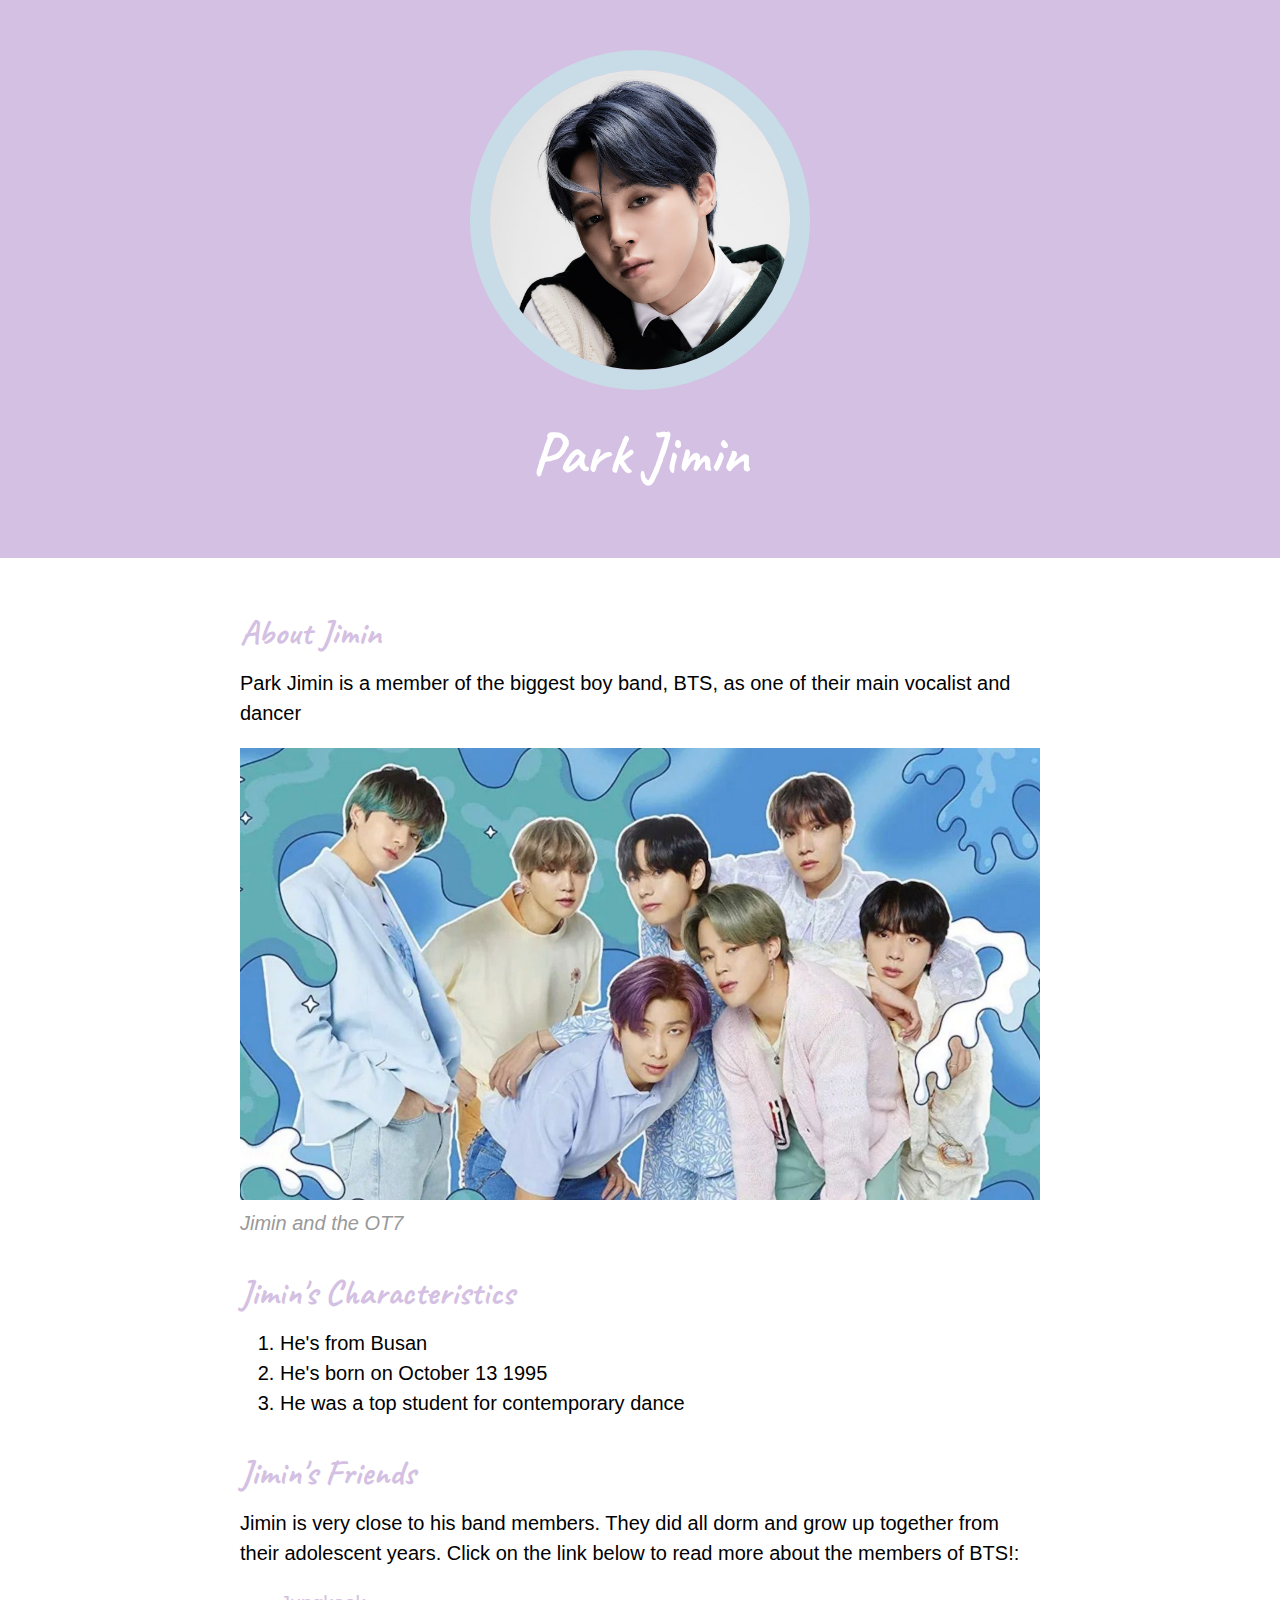
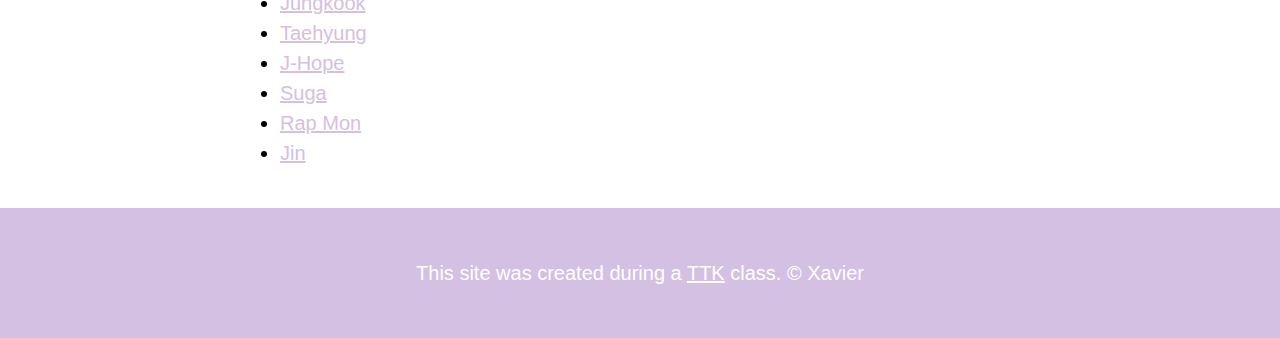
<file: index.html>
<!DOCTYPE html>
<html>
<head>
	<title>Park Jimin</title>
	<link rel="icon" href="img/jimin.jpeg">
	<link href="https://fonts.googleapis.com/css2?family=Caveat:wght@700&display=swap" rel="stylesheet">
	<link rel="stylesheet" type="text/css" href="css/jimin.css">
	
</head>
<body>
	<!-- header element -->
	<header>
		<img src="img/jimin.jpeg">
		<h1>Park Jimin</h1>
	</header>

	<!-- main element -->
	<main>
		<h2>About Jimin</h2>
		<p>Park Jimin is a member of the biggest boy band, BTS, as one of their main vocalist and dancer</p>
		<img src="img/bts.jpeg">
		<p class="caption">Jimin and the OT7</p>
		<!-- Jimin's characteristics -->
		<h2>Jimin's Characteristics</h2>
		<ol>
			<li>He's from Busan</li>
			<li>He's born on October 13 1995</li>
			<li>He was a top student for contemporary dance</li>
		</ol>
		<!-- Friends -->

		<h2>Jimin's Friends</h2>
		<p>Jimin is very close to his band members. They did all dorm and grow up together from their adolescent years. Click on the link below to read more about the members of BTS!:</p>
		<ul>
			<li><a target="_black" href="https://en.wikipedia.org/wiki/Jungkook">Jungkook</a></li>
			<li><a target="_black" href="https://en.wikipedia.org/wiki/V_(singer)">Taehyung<a></li>
			<li><a target="_black" href="https://en.wikipedia.org/wiki/J-hope">J-Hope</a></li>
			<li><a target="_black" href="https://en.wikipedia.org/wiki/Suga_(rapper)">Suga</a></li>
			<li><a target="_black" href="https://en.wikipedia.org/wiki/RM_(rapper)">Rap Mon</a></li>
			<li><a target="_black" href="https://en.wikipedia.org/wiki/Kim_Seok-jin">Jin</a></li>
		</ul>
	</main>

	<!-- Footer element -->
	<footer>
		<p>This site was created during a <a target="_black" href="https://taptapkaboom.com">TTK</a> class. &copy; Xavier</p>
	</footer>
</body>
</html>
</file>
<file: css/jimin.css>
body{
	margin: 0;
	font-family: 'Helvetica', 'Arial', sans-serif;
	font-size: 20px;
	line-height: 30px;
}

header{

	background-color: #d4c0e2;
	text-align: center;
	padding-top: 50px;
	padding-bottom: 50px;

}

h1, h2{

	font-family: 'Caveat', cursive;

}

header h1{

	color: white;
	font-size: 60px;

}

header img{
	border-radius: 170px;
    width: 300px;
    border: 20px solid #c8dce7;
    
}
main{
	max-width: 800px;
	margin: 0 auto; 
	padding: 20px;
}

main img{
	max-width: 100%;
}
h2{
	font-size: 35px;
	color: #d4c0e2;
	margin: 40px 0 10px;
}
a{
	color:#d4c0e2;
}
a:hover{
	color: #483a94
}
footer{
	background-color: #d4c0e2;
	text-align: center;
	color: white;
	padding: 50px;
}
footer p{
	margin: 0;
}

footer a{
	color: white;

}

footer a:hover{
	opacity: .5;
	background-color: transparent;

}

p.caption{
	color:#999999;
	font-style: italic;
	margin-top: 0;

}
</file>
